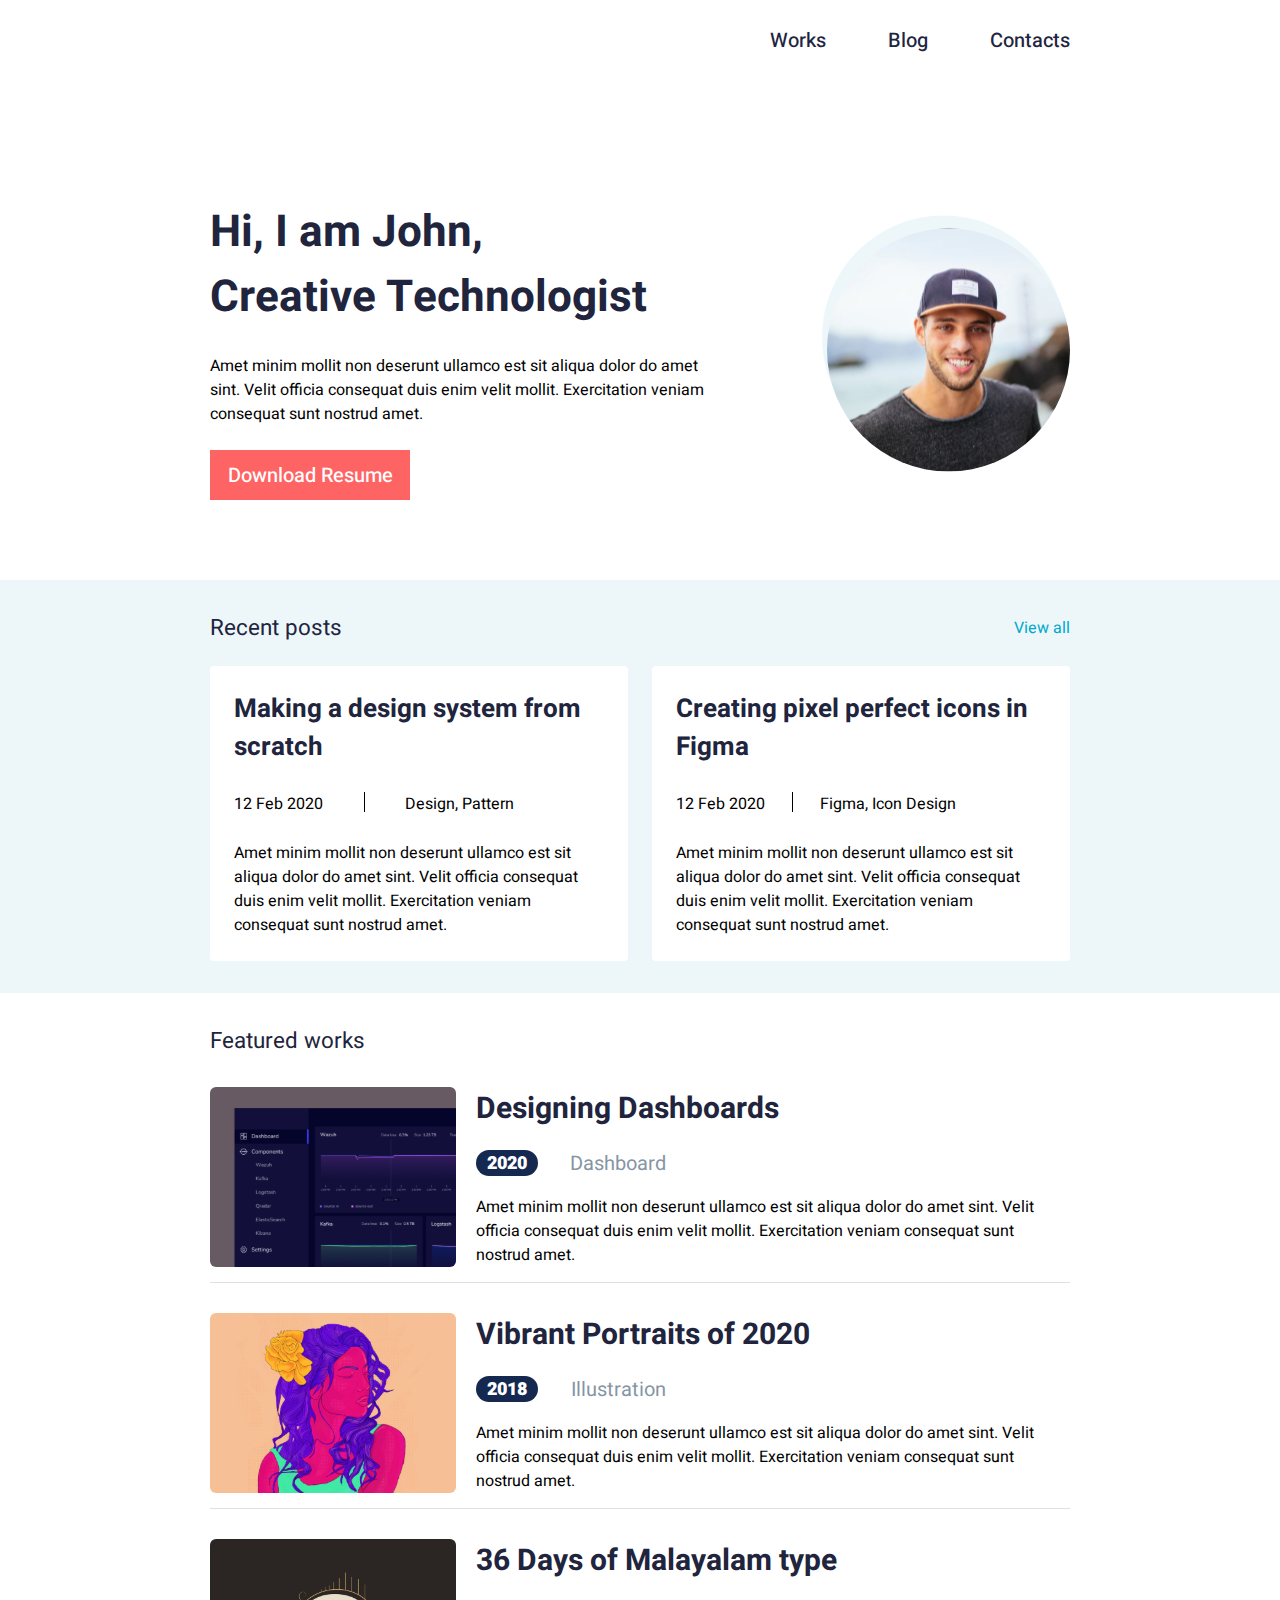
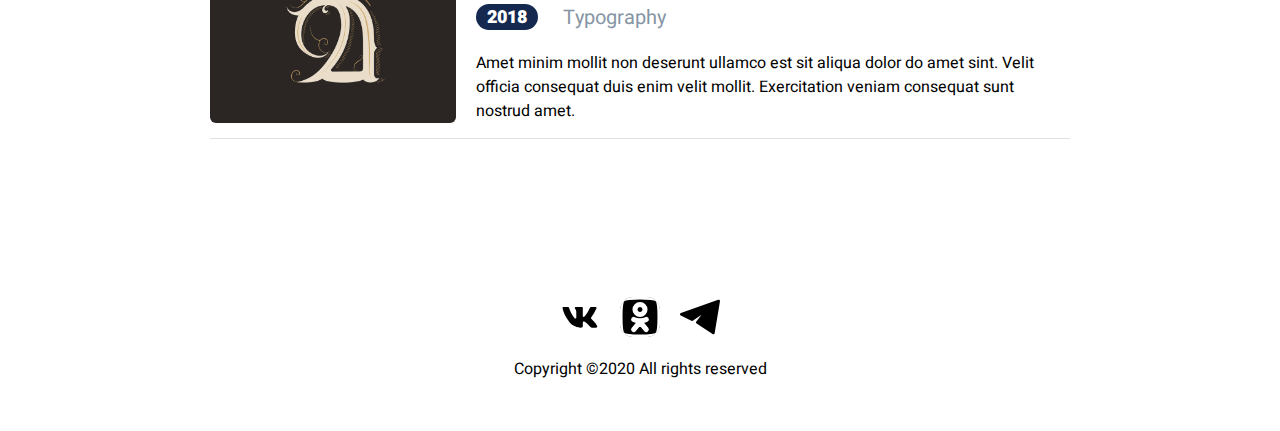
<file: index.html>
<!DOCTYPE html>
<html lang="en">
<head>
    <meta charset="UTF-8">
    <meta http-equiv="X-UA-Compatible" content="IE=edge">
    <meta name="viewport" content="width=device-width, initial-scale=1.0">
    <title>Document</title>
    <link rel="stylesheet" href="css/style.css">
</head>
<body>
    <main>
        <div class="container">
            <header>
                <ul class="menu">
                    <li><a href="work.html">Works</a></li>
                    <li><a href="blogs.html">Blog</a></li>
                    <li><a href="index.html">Contacts</a></li>
                </ul>

                <button class="burger" onclick="toggleMenu()">
                    <span class="line line-1"></span>
                    <span class="line line-2"></span>
                    <span class="line line-3"></span>
                </button>
            </header>
        </div>

        <div class="container">
            <div class="content">
                <div class="content-left">
                    <h1>Hi, I am John, <br> Creative Technologist</h1>
                    <p>Amet minim mollit non deserunt ullamco est sit aliqua dolor do amet sint. Velit officia consequat duis enim velit mollit. Exercitation veniam consequat sunt nostrud amet.</p>
                    <button>Download Resume</button>
                </div>
                <div class="content-right">
                    <img src="img/Ellipse 1.svg" alt="">
                </div>
            </div>
        </div>

       <section class="recent">
           <div class="container">
               <div class="recent-header">
                   <h3>Recent posts</h3>
                   <a href="#" class="all">View all</a>
               </div>

              <div class="recent-container">
                    <div class="recent-card-container">
                        <h3>Making a design system from scratch</h3>
                        <div class="description">
                            <p>12 Feb 2020</p>
                            <span class="line"></span>
                            <p>Design, Pattern</p>
                        </div>
                        <p>
                            Amet minim mollit non deserunt ullamco est sit aliqua dolor do amet sint. Velit officia consequat duis enim velit mollit. Exercitation veniam consequat sunt nostrud amet.
                        </p>
                    </div>

                   <div class="recent-card-container">
                        <h3>Creating pixel perfect icons in Figma</h3>
                        <div class="description">
                            <p>12 Feb 2020</p>
                            <span class="line"></span>
                            <p>Figma, Icon Design</p>
                        </div>
                        <p>
                            Amet minim mollit non deserunt ullamco est sit aliqua dolor do amet sint. Velit officia consequat duis enim velit mollit. Exercitation veniam consequat sunt nostrud amet.
                        </p>
                   </div>
              </div>
           </div>
       </section>

       <section class="works">
           <div class="container">
               <div class="works-header">
                   <h3>Featured works</h3>
               </div>

               <div class="works-card-container">
                   <img src="img/Rectangle 30.svg" alt="1">
                   <div class="works-card-description">
                       <h3>Designing Dashboards</h3>
                       <div class="description">
                           <div class="date">2020</div>
                           <div class="tag">Dashboard</div>
                       </div>
                       <p>
                           Amet minim mollit non deserunt ullamco est sit aliqua dolor do amet sint. Velit officia consequat duis enim velit mollit. Exercitation veniam consequat sunt nostrud amet.
                       </p>
                   </div>
               </div>

               <div class="works-card-container">
                   <img src="img/Rectangle 32.svg" alt="1">
                   <div class="works-card-description">
                       <h3>Vibrant Portraits of 2020</h3>
                       <div class="description">
                           <div class="date">2018</div>
                           <div class="tag">Illustration</div>
                       </div>
                       <p>
                           Amet minim mollit non deserunt ullamco est sit aliqua dolor do amet sint. Velit officia consequat duis enim velit mollit. Exercitation veniam consequat sunt nostrud amet.
                       </p>
                   </div>
               </div>

               <div class="works-card-container">
                   <img src="img/Rectangle 34.svg" alt="1">
                   <div class="works-card-description">
                       <h3>36 Days of Malayalam type</h3>
                       <div class="description">
                           <div class="date">2018</div>
                           <div class="tag">Typography</div>
                       </div>
                       <p>
                           Amet minim mollit non deserunt ullamco est sit aliqua dolor do amet sint. Velit officia consequat duis enim velit mollit. Exercitation veniam consequat sunt nostrud amet.
                       </p>
                   </div>
               </div>
           </div>
       </section>
       <footer>
           <nav>
               <ul>
                    <li> <a href="#"> <div class="vk"></div> </a> </li>
                    <li> <a href="#"> <div class="ok"></div> </a> </li>
                    <li> <a href="#"> <div class="tg"></div> </a> </li>
               </ul>
           </nav>
           <p>Copyright ©2020 All rights reserved</p>
       </footer>
    </main>

    <script src="js/script.js"></script>

</body>
</html>
</file>
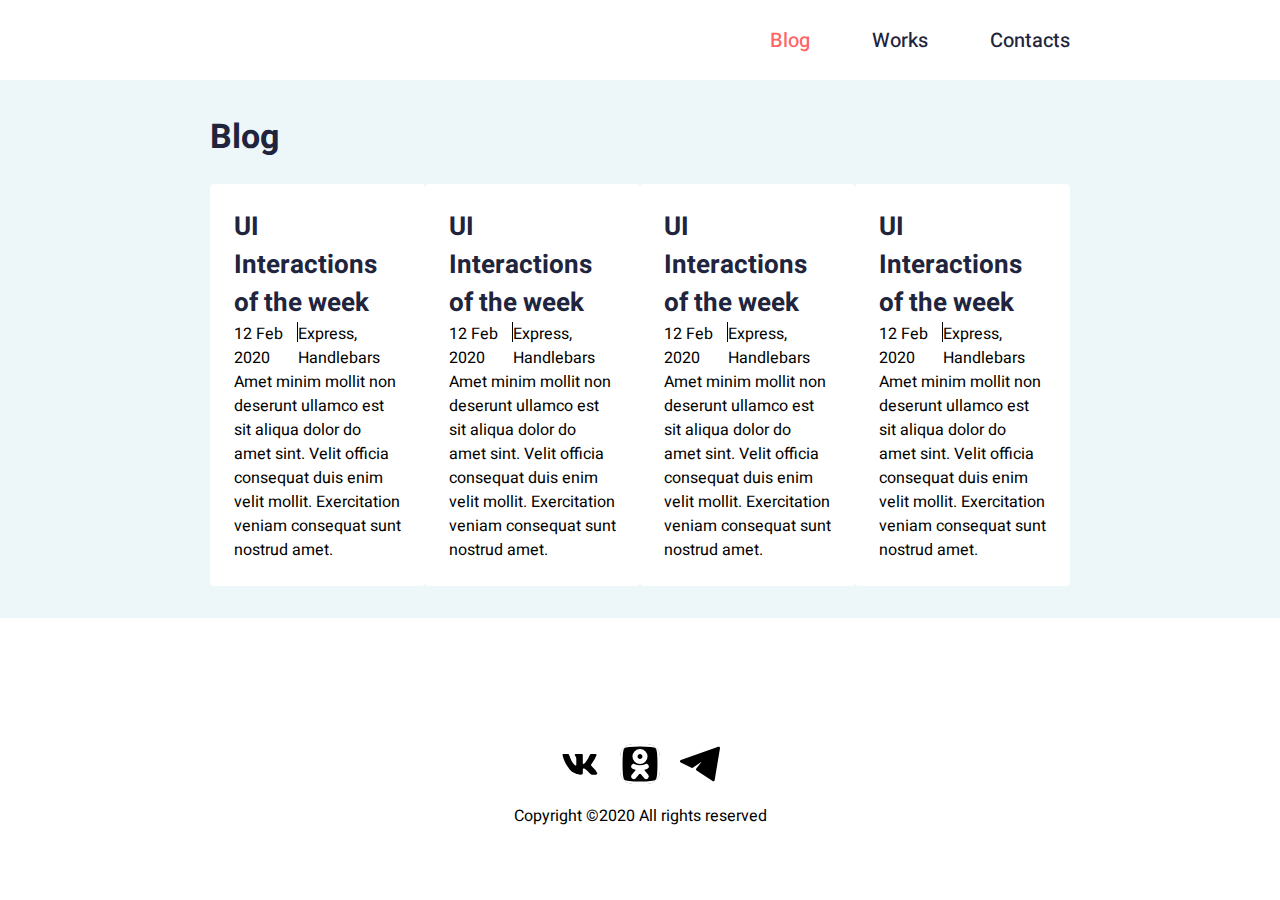
<file: blogs.html>
<!DOCTYPE html>
<html lang="en">
<head>
    <meta charset="UTF-8">
    <meta http-equiv="X-UA-Compatible" content="IE=edge">
    <meta name="viewport" content="width=device-width, initial-scale=1.0">
    <link rel="stylesheet" href="css/style.css">
    <title>Blogs</title>
</head>
<body>
    <main>
        <div class="container">
            <header>
                <ul class="menu">
                    <li><a href="blogs.html" class="active">Blog</a></li>
                    <li><a href="work.html">Works</a></li>
                    <li><a href="index.html">Contacts</a></li>
                </ul>

                <button class="burger" onclick="toggleMenu()">
                    <span class="line line-1"></span>
                    <span class="line line-2"></span>
                    <span class="line line-3"></span>
                </button>
            </header>
        </div>

        <section class="recent blogs">
            <div class="container">
                <div class="recent-header section-header">
                    <h2>Blog</h2>
                </div>
 
               <div class="recent-container">
                     <div class="recent-card-container">
                         <h3>UI Interactions of the week</h3>
                         <div class="description">
                             <p>12 Feb 2020</p>
                             <span class="line"></span>
                             <p>Express, Handlebars</p>
                         </div>
                         <p>
                             Amet minim mollit non deserunt ullamco est sit aliqua dolor do amet sint. Velit officia consequat duis enim velit mollit. Exercitation veniam consequat sunt nostrud amet.
                         </p>
                     </div>
 
                    <div class="recent-card-container">
                         <h3>UI Interactions of the week</h3>
                         <div class="description">
                             <p>12 Feb 2020</p>
                             <span class="line"></span>
                             <p>Express, Handlebars</p>
                         </div>
                         <p>
                             Amet minim mollit non deserunt ullamco est sit aliqua dolor do amet sint. Velit officia consequat duis enim velit mollit. Exercitation veniam consequat sunt nostrud amet.
                         </p>
                    </div>

                    <div class="recent-card-container">
                        <h3>UI Interactions of the week</h3>
                        <div class="description">
                            <p>12 Feb 2020</p>
                            <span class="line"></span>
                            <p>Express, Handlebars</p>
                        </div>
                        <p>
                            Amet minim mollit non deserunt ullamco est sit aliqua dolor do amet sint. Velit officia consequat duis enim velit mollit. Exercitation veniam consequat sunt nostrud amet.
                        </p>
                   </div>

                   <div class="recent-card-container">
                    <h3>UI Interactions of the week</h3>
                    <div class="description">
                        <p>12 Feb 2020</p>
                        <span class="line"></span>
                        <p>Express, Handlebars</p>
                    </div>
                    <p>
                        Amet minim mollit non deserunt ullamco est sit aliqua dolor do amet sint. Velit officia consequat duis enim velit mollit. Exercitation veniam consequat sunt nostrud amet.
                    </p>
               </div>
               </div>
            </div>
        </section>

        <footer>
            <nav>
                <ul>
                     <li> <a href="#"> <div class="vk"></div> </a> </li>
                     <li> <a href="#"> <div class="ok"></div> </a> </li>
                     <li> <a href="#"> <div class="tg"></div> </a> </li>
                </ul>
            </nav>
            <p>Copyright ©2020 All rights reserved</p>
        </footer>
    </main>

    <script src="js/script.js"></script>

</body>
</html>
</file>
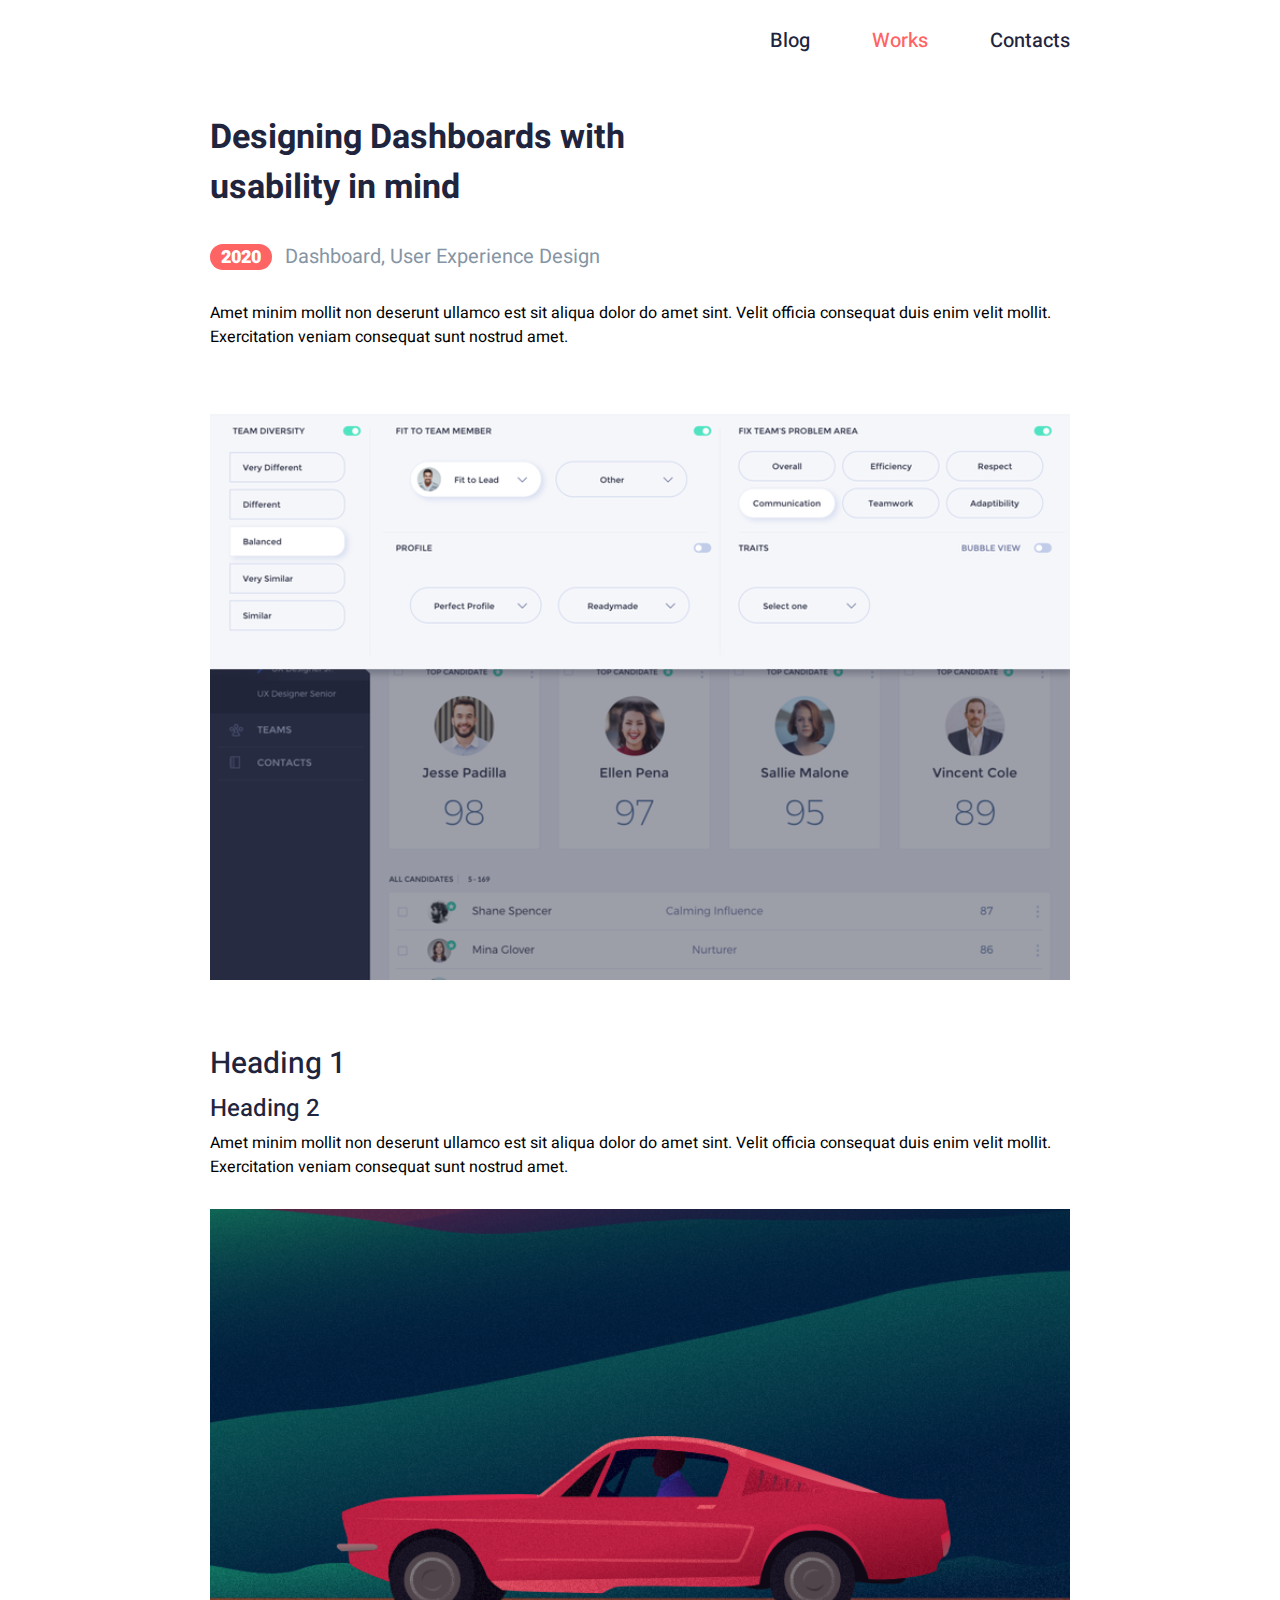
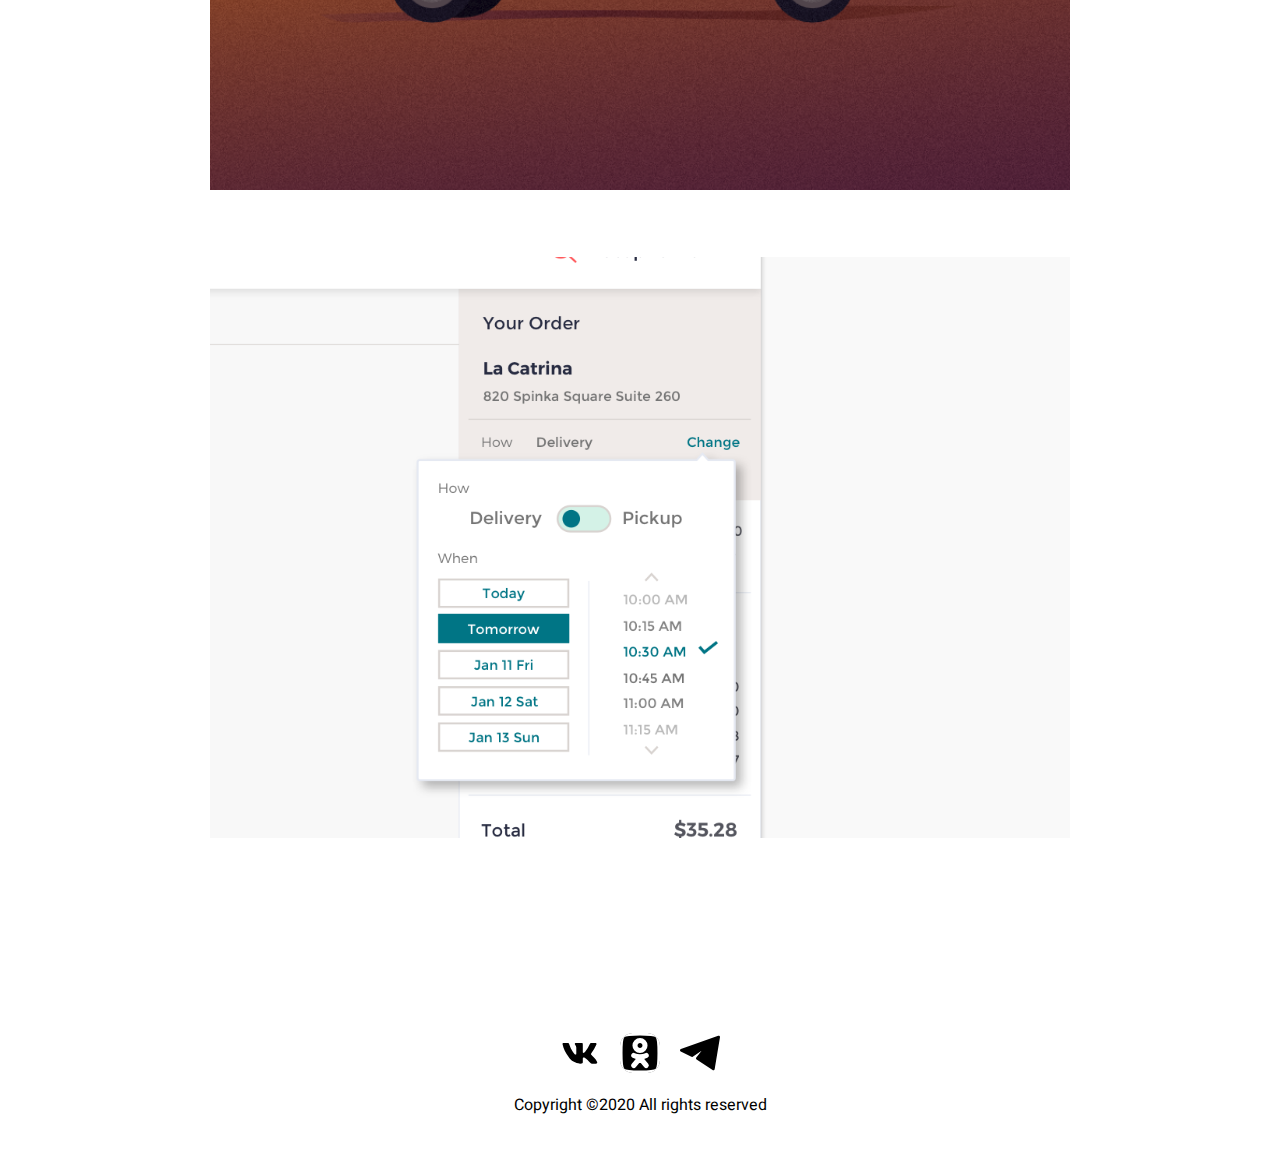
<file: work-detailed.html>
<!DOCTYPE html>
<html lang="en">
<head>
    <meta charset="UTF-8">
    <meta http-equiv="X-UA-Compatible" content="IE=edge">
    <meta name="viewport" content="width=device-width, initial-scale=1.0">
    <link rel="stylesheet" href="css/style.css">
    <title>Work-detailed</title>
</head>
<body>
    <main>
        <div class="container">
            <header>
                <ul class="menu">
                    <li><a href="blogs.html">Blog</a></li>
                    <li><a href="work.html" class="active">Works</a></li>
                    <li><a href="index.html">Contacts</a></li>
                </ul>

                <button class="burger" onclick="toggleMenu()">
                    <span class="line line-1"></span>
                    <span class="line line-2"></span>
                    <span class="line line-3"></span>
                </button>
            </header>

            <section class="works work-detailed">
                <div class="container">
                    <div class="works-header section-header">
                        <h2>Designing Dashboards with <br> usability in mind</h2>
                        <div class="description">
                            <div class="date">2020</div>
                            <div class="tag">Dashboard, User Experience Design</div>
                        </div>
                    </div>  
                    <p>
                        Amet minim mollit non deserunt ullamco est sit aliqua 
                        dolor do amet sint. Velit officia consequat duis enim velit 
                        mollit. Exercitation veniam consequat sunt nostrud amet.
                    </p>
                    <img src="img/work/Rectangle 4.svg" alt="" class="first-img">
                    <h3>Heading 1</h3>
                    <h4>Heading 2</h4>
                    <p>
                        Amet minim mollit non deserunt ullamco est sit aliqua 
                        dolor do amet sint. Velit officia consequat duis enim velit 
                        mollit. Exercitation veniam consequat sunt nostrud amet.
                    </p>
                    <img src="img/work/Rectangle 5.svg" alt="">
                    <img src="img/work/Rectangle 6.svg" alt="">
                </div>
            </section>
        </div>

        <footer>
            <nav>
                <ul>
                     <li> <a href="#"> <div class="vk"></div> </a> </li>
                     <li> <a href="#"> <div class="ok"></div> </a> </li>
                     <li> <a href="#"> <div class="tg"></div> </a> </li>
                </ul>
            </nav>
            <p>Copyright ©2020 All rights reserved</p>
        </footer>
    </main>

    <script src="js/script.js"></script>
    
</body>
</html>
</file>
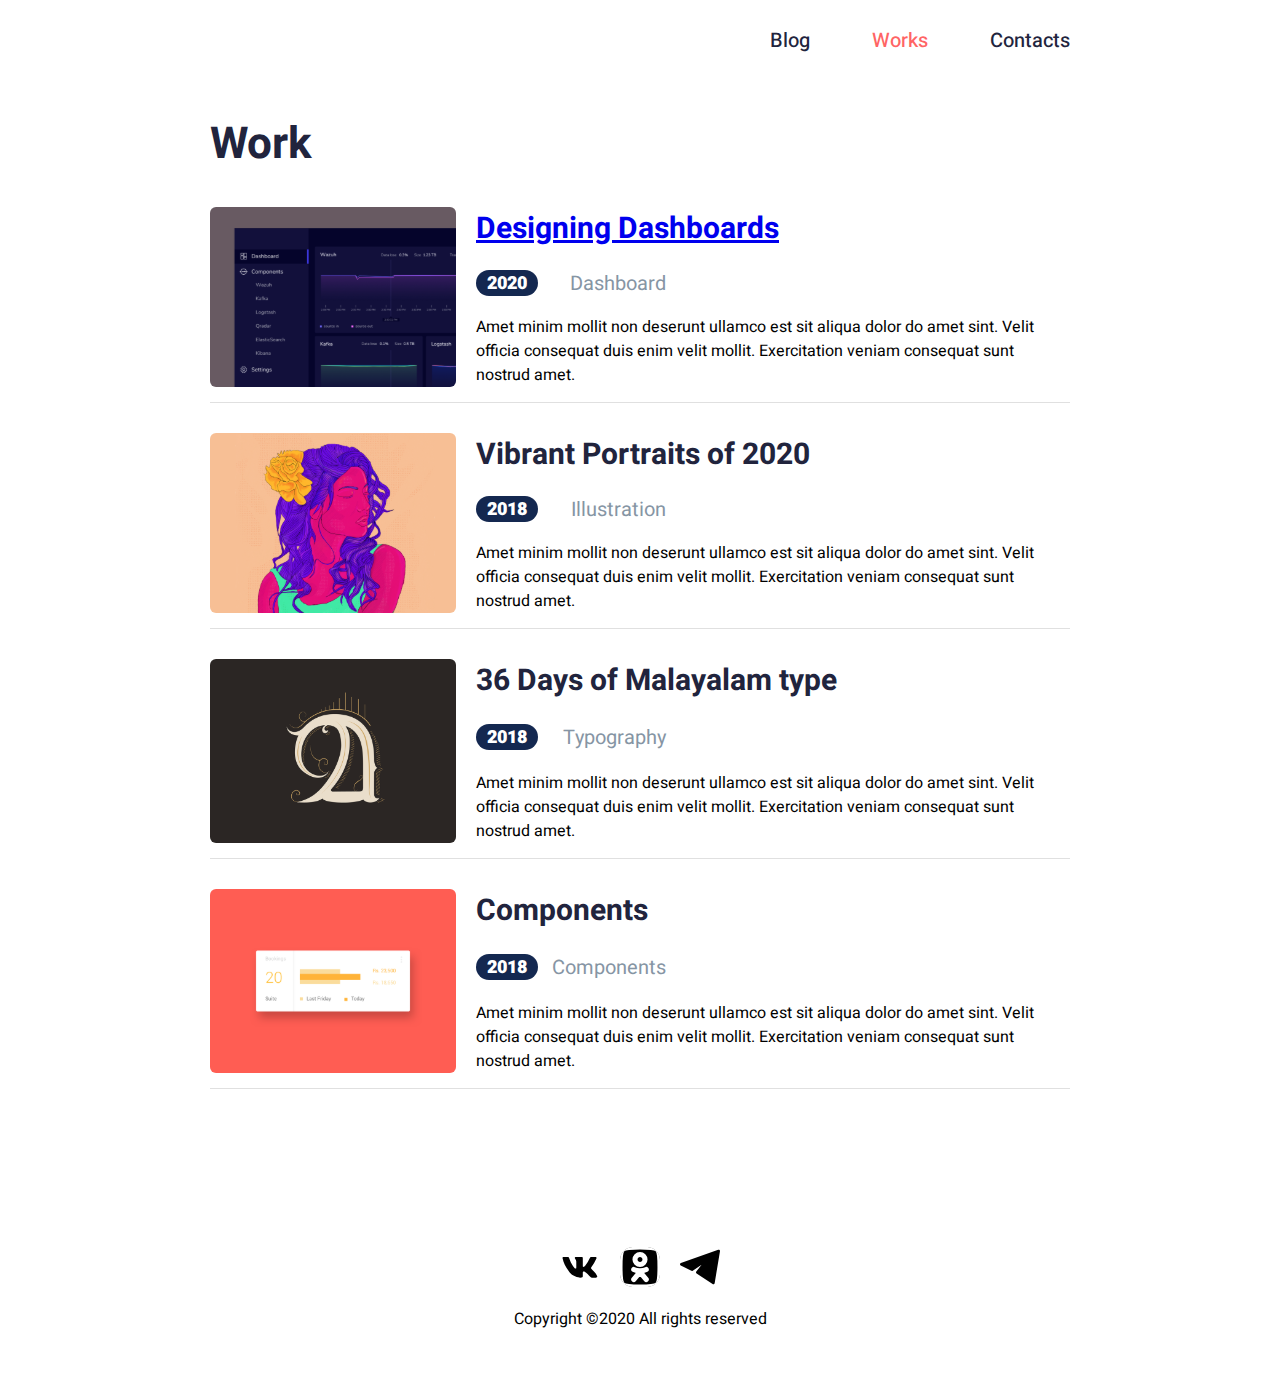
<file: work.html>
<!DOCTYPE html>
<html lang="en">
<head>
    <meta charset="UTF-8">
    <meta http-equiv="X-UA-Compatible" content="IE=edge">
    <meta name="viewport" content="width=device-width, initial-scale=1.0">
    <link rel="stylesheet" href="css/style.css">
    <title>Works</title>
</head>
<body>
    <main>
        <div class="container">
            <header>
                <ul class="menu">
                    <li><a href="blogs.html">Blog</a></li>
                    <li><a href="work.html" class="active">Works</a></li>
                    <li><a href="index.html">Contacts</a></li>
                </ul>

                <button class="burger" onclick="toggleMenu()">
                    <span class="line line-1"></span>
                    <span class="line line-2"></span>
                    <span class="line line-3"></span>
                </button>
            </header>
        </div>

        <section class="works">
            <div class="container">
                <div class="works-header">
                    <h1>Work</h1>
                </div>
 
                <div class="works-card-container">
                    <img src="img/Rectangle 30.svg" alt="1">
                    <div class="works-card-description">
                        <h3><a href="work-detailed.html">Designing Dashboards</a></h3>
                        <div class="description">
                            <div class="date">2020</div>
                            <div class="tag">Dashboard</div>
                        </div>
                        <p>
                            Amet minim mollit non deserunt ullamco est sit aliqua dolor do amet sint. Velit officia consequat duis enim velit mollit. Exercitation veniam consequat sunt nostrud amet.
                        </p>
                    </div>
                </div>
 
                <div class="works-card-container">
                    <img src="img/Rectangle 32.svg" alt="1">
                    <div class="works-card-description">
                        <h3>Vibrant Portraits of 2020</h3>
                        <div class="description">
                            <div class="date">2018</div>
                            <div class="tag">Illustration</div>
                        </div>
                        <p>
                            Amet minim mollit non deserunt ullamco est sit aliqua dolor do amet sint. Velit officia consequat duis enim velit mollit. Exercitation veniam consequat sunt nostrud amet.
                        </p>
                    </div>
                </div>
 
                <div class="works-card-container">
                    <img src="img/Rectangle 34.svg" alt="1">
                    <div class="works-card-description">
                        <h3>36 Days of Malayalam type</h3>
                        <div class="description">
                            <div class="date">2018</div>
                            <div class="tag">Typography</div>
                        </div>
                        <p>
                            Amet minim mollit non deserunt ullamco est sit aliqua dolor do amet sint. Velit officia consequat duis enim velit mollit. Exercitation veniam consequat sunt nostrud amet.
                        </p>
                    </div>
                </div>

                <div class="works-card-container">
                    <img src="img/Rectangle 40.svg" alt="1">
                    <div class="works-card-description">
                        <h3>Components</h3>
                        <div class="description">
                            <div class="date">2018</div>
                            <div class="tag">Components</div>
                        </div>
                        <p>
                            Amet minim mollit non deserunt ullamco est sit aliqua dolor do amet sint. Velit officia consequat duis enim velit mollit. Exercitation veniam consequat sunt nostrud amet.
                        </p>
                    </div>
                </div>

            </div>
        </section>

        <footer>
            <nav>
                <ul>
                     <li> <a href="#"> <div class="vk"></div> </a> </li>
                     <li> <a href="#"> <div class="ok"></div> </a> </li>
                     <li> <a href="#"> <div class="tg"></div> </a> </li>
                </ul>
            </nav>
            <p>Copyright ©2020 All rights reserved</p>
        </footer>
    </main>

    <script src="js/script.js"></script>

</body>
</html>
</file>
<file: css/style.css>
@import url('https://fonts.googleapis.com/css2?family=Heebo:wght@100;200;300;400;500;600;700;800;900&display=swap');

:root {
    font-size: 16px;
    --main-color: #21243d;
    --primary-color: #FF6464;
    --secondary-color: #00A8CC;
    --gray-color: #8695a4;
    --dark-blue: #142850;
    --blue-bg: #edf7fa;
    --border-gray: #e0e0e0;
}

body, html, main {
    overflow-x: hidden;
}

* {
    font-family: 'Heebo', sans-serif;
    box-sizing: border-box;
    margin: 0;
    padding: 0;
}

section h3 {
    font-size: 1.4rem;
    font-weight: 400;
}

h1 {
    font-size: 2.75rem;
}

p {
    font-size: 1rem;
}

h1, h2, h3, h4 { 
    color: var(--main-color);
}

section.work-detailed h3, section.work-detailed h4 {
    font-weight: 500;
    margin: 5px 0;
}

section.work-detailed h3 {
    font-size: 1.875rem;
}

section.work-detailed h4 {
    font-size: 1.5rem;
}

.content button {
    width: 200px;
    height: 50px;
    background-color: var(--primary-color);
    font-size: 1.25rem;
    font-weight: 500;
    border: none;
    color: white;
}

.container {
    width: 860px;
    margin: 0 auto;
    max-width: 100%;
}

header {
    width: 100%; 
    height: 80px; 
    display: flex;
    justify-content: flex-end;
    align-items: center;
}

header ul {
    display: flex;
    list-style: none;
    width: 300px;
    justify-content: space-between;
    font-size: 1.25rem;
    font-weight: 500;
}

header ul li a {
    text-decoration: none;
    color: var(--main-color);
}

header ul li a.active {
    color: var(--primary-color);
}

.content {
    margin: 120px 0 80px 0;
    display: flex;
    justify-content: space-between;
    min-height: 300px;
}

.content .content-left {
    display: flex;
    flex-direction: column;
    justify-content: space-between;
    width: 60%;
}

.content .content-left h1 {
    font-size: 2.75rem;
    font-weight: 700;
}

.content .content-right { 
    display: flex;
    align-items: center;
}

.content .content-right img {
    filter: drop-shadow(-5px -13px 0px #EDF7FA);
}

section {
    padding: 32px 0;
}

.section-header h2 {
    font-size: 2.125rem;
}

section a.all {
    color: var(--secondary-color);
    text-decoration: none;
}

section.recent {
    background-color: var(--blue-bg);
}

section.recent .recent-header {
    display: flex;
    justify-content: space-between;
    align-items: center;
}

section.recent .recent-card-container {
    max-width: 418px;
    min-height: 295px;
    background-color: #ffffff;
    border-radius: 4px;
    padding: 24px;

    display: flex;
    flex-direction: column;
    justify-content: space-between;

    margin-top: 22px;
}

section.recent .recent-card-container h3 {
    font-size: 1.625rem;
    font-weight: 700;

}

section.recent .recent-card-container .description {
    display: flex;
    justify-content: space-between;
    max-width: 280px;
}

section.recent .recent-card-container .description .line {
    width: 1px;
    height: 20px;
    background-color: #000000;
}

section.recent .recent-container {
    display: flex;
    justify-content: space-between;
}

section.works .works-header .description {
    display: flex;
    justify-content: space-between;
    align-items: center;
    width: 390px;

    margin: 30px 0;
}

section.works .works-header .description .date {
    width: 62px;
    height: 26px;
    background-color: var(--primary-color);
    color: #ffffff;
    border-radius: 16px;
    font-size: 1.125rem;
    font-weight: 900;
    text-align: center;
}

section.works .works-header .description .tag {
    font-size: 1.25rem;
    color: var(--gray-color);
}

.works-card-container {
    display: flex;
    margin-top: 30px;
    padding-bottom: 15px;
    border-bottom: 1px solid var(--border-gray);
}

.works-card-container img {
    margin-right: 20px;
}

.works-card-container .works-card-description {
    display: flex;
    flex-direction: column;
    justify-content: space-between;
}

.works-card-container .works-card-description .description {
    display: flex;
    justify-content: space-between;
    align-items: center;
    width: 190px;
}

.works-card-container .works-card-description h3 {
    font-size: 1.875rem;
    font-weight: 700;
}

.works-card-container .works-card-description .description .date {
    width: 62px;
    height: 26px;
    background-color: var(--dark-blue);
    color: #ffffff;
    border-radius: 16px;
    font-size: 1.125rem;
    font-weight: 900;
    text-align: center;
}

.works-card-container .works-card-description .description .tag {
    font-size: 1.25rem;
    color: var(--gray-color);
}

footer {
    height: 260px;

    display: flex;
    flex-direction: column;
    justify-content: flex-end;
    align-items: center;

    padding-bottom: 50px;
}

footer nav ul {
    list-style: none;
    display: flex;
    justify-content: space-between;
    width: 160px;
}

.vk, .ok, .tg {
    height: 40px;
    width: 40px;
    background-position: center center;
    background-size: contain;
    background-repeat: no-repeat;

    margin-bottom: 20px;
}

.vk {
    background-image: url('../img/basil_vk-solid (1).svg');
}

.ok {
    background-image: url('../img/tabler_brand-ok-ru (1).svg');
}

.tg {
    background-image: url('../img/teenyicons_telegram-solid (1).svg');
}

.work-detailed img {
    margin: 30px 0;
    width: 100%;
}

.work-detailed .first-img {
    margin: 50px 0;
}

@media screen and (max-width: 900px) {
    .container {
        max-width: 90%;
    }

    section.recent .recent-card-container {
        max-width: 48%;
    }
}

@media screen and (max-width: 678px) {
    .content {
        flex-direction: column-reverse;
        align-items: center;
        margin-top: 33px;
    }

    .content .content-left {
        width: 90%;
        align-items: center;
        text-align: center;
        margin-top: 33px;
    }

    .content .content-left button {
        margin-top: 36px;
    }

    section.works .works-header h3,
    section.recent .recent-header h3 {
        text-align: center;
    }

    section.recent .recent-header {
        justify-content: center;
    }

    section.recent a.all {
        display: none;
    }

    section.recent .recent-container {
        flex-direction: column;
        align-items: center;
    }

    section.recent .recent-card-container {
        max-width: 354px;
    }

    section.works .works-card-container {
        flex-direction: column;
        max-width: 354px;
        margin-right: auto;
        margin-left: auto;
    }

    section.works .works-card-container .works-card-description {
        min-height: 180px;
        margin-top: 12px;
    }

    :root {
        font-size: 14px;
    }
}

button.burger {
    border: none;
    width: 40px;
    height: 25px;
    background: white;
    display: none;
    flex-direction: column;
    justify-content: space-between;
    align-items: center;
}

button.burger .line {
    display: block;
    width: 100%;
    height: 2px;
    background-color: #000000;
    transition: .3s;
}

button.burger.open .line-2 {
    width: 0px;
}

button.burger.open .line-1 {
    transform: rotateZ(45deg) translateX(40%);
}

button.burger.open .line-3 {
    transform: rotateZ(-45deg) translateX(42%);
}

@media screen and (max-width: 576px) {
    header ul {
        top: 100px;
        position: absolute;
        flex-direction: column;
        align-items: flex-end;
        height: 200px;
        background: #fff;
        z-index: 2;
        padding: 20px 10px;
        width: 100px;

        transform: translateY(100px);
        opacity: 0;
        pointer-events: none;

        transition: .3s;
    }

    header ul.menu.open {
        transform: translateY(0);
        opacity: 1;
        pointer-events: all;
    }

    button.burger {
        display: flex;
    }


    
}
</file>
